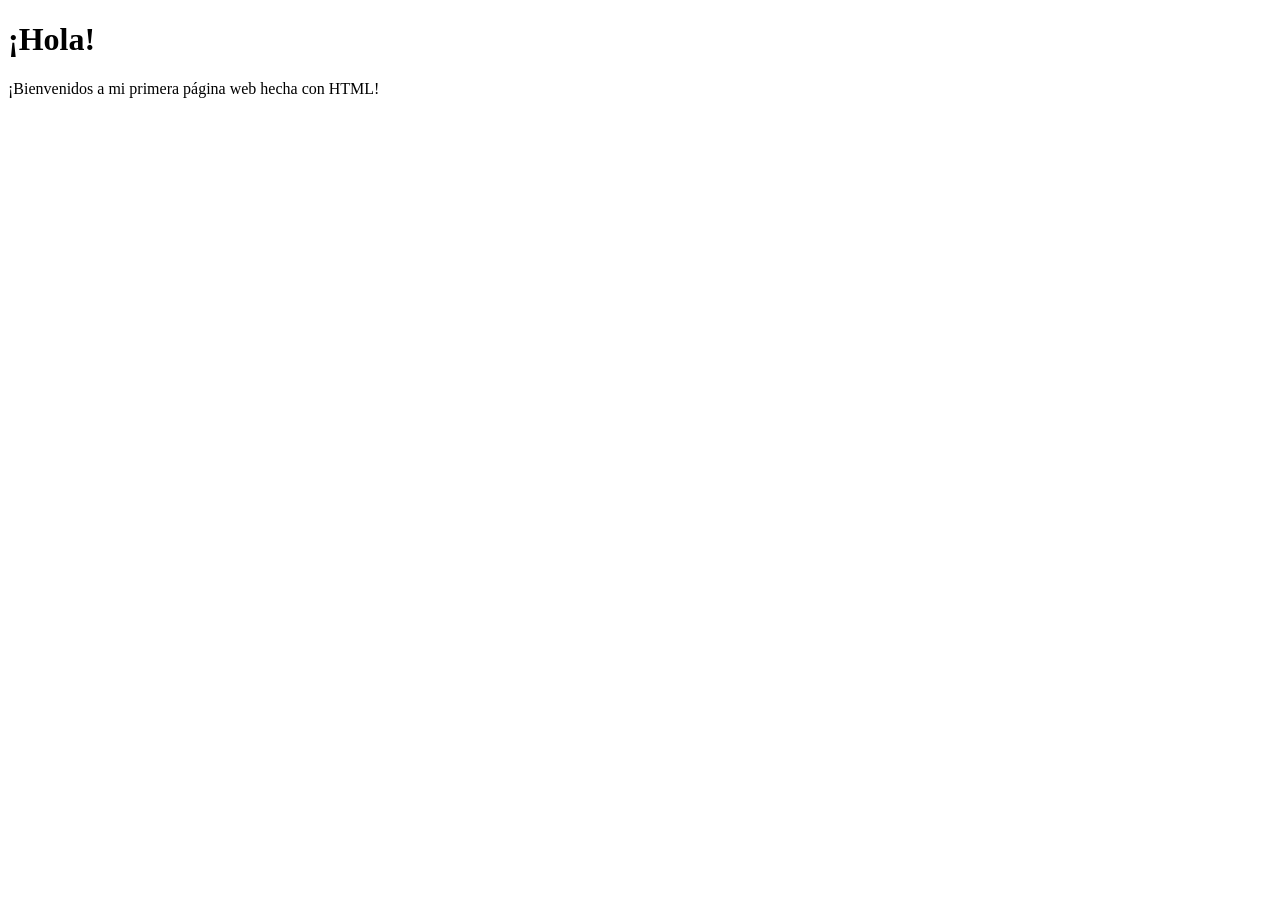
<file: completed-examples/lesson-1/index.html>
<!doctype html>
<!-- El atributo "lang" especifica el idioma de la página web -->
<html lang="es">
<!-- Metadata de la página -->
<head>
  <meta charset="UTF-8" />
  <meta name="viewport" content="width=device-width, initial-scale=1.0" />
  <title>Lección 1: Estructura HTML básica</title>
</head>
<!-- Contenido de la página -->
<body>
  <!-- Encabezado de la página -->
  <h1>¡Hola!</h1>
  <!-- Párrafo -->
  <p>¡Bienvenidos a mi primera página web hecha con HTML!</p>
</body>
</html>
</file>
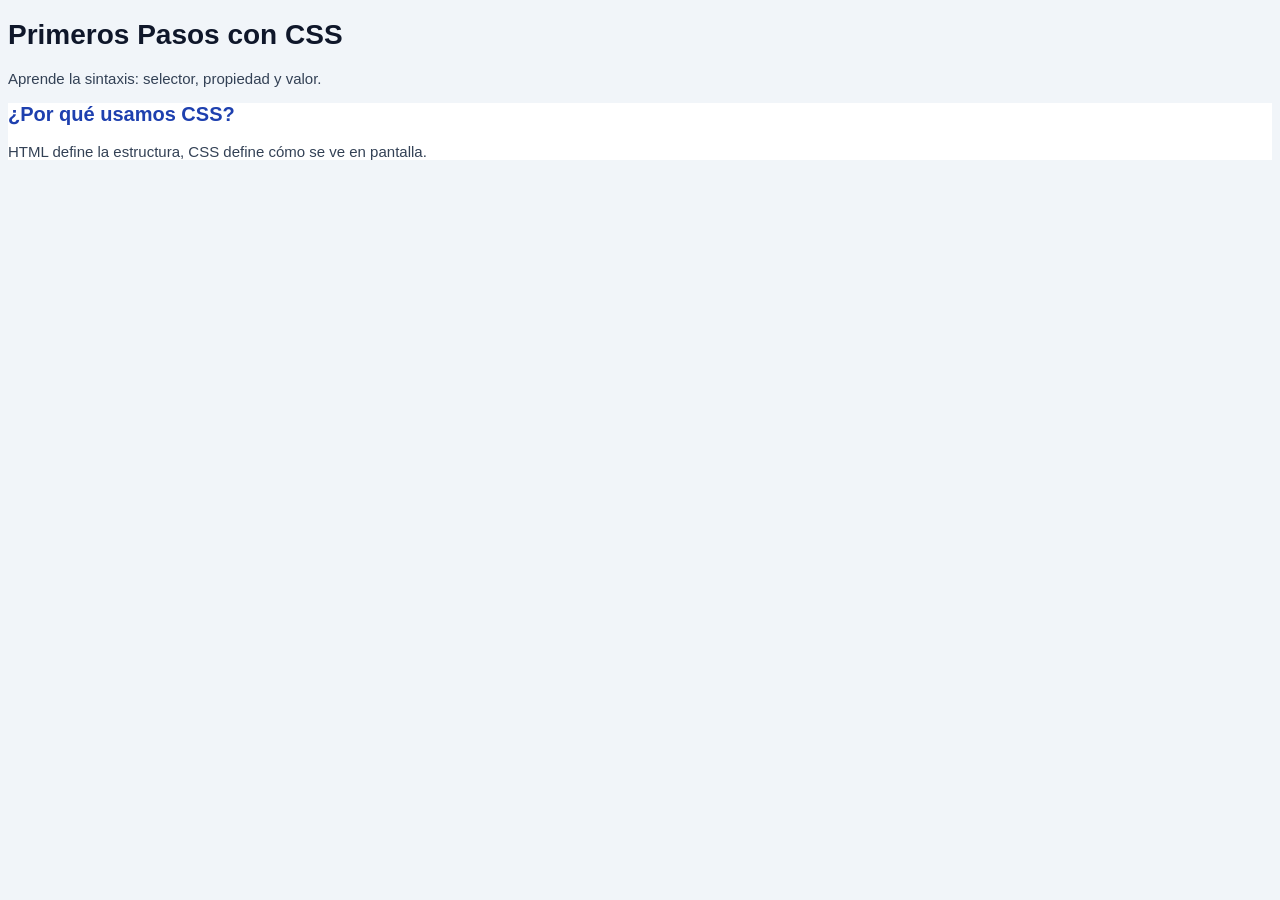
<file: completed-examples/lesson-3/index.html>
<!doctype html>
<html lang="es">
<head>
  <meta charset="UTF-8" />
  <meta name="viewport" content="width=device-width, initial-scale=1.0" />
  <title>Lección 3: Introducción a CSS</title>
  <link rel="stylesheet" href="style.css" />
</head>
<body>
  <h1>Primeros Pasos con CSS</h1>
  <p>Aprende la sintaxis: selector, propiedad y valor.</p>
  
  <div>
    <h2>¿Por qué usamos CSS?</h2>
    <p>HTML define la estructura, CSS define cómo se ve en pantalla.</p>
  </div>
  
</body>
</html>
</file>
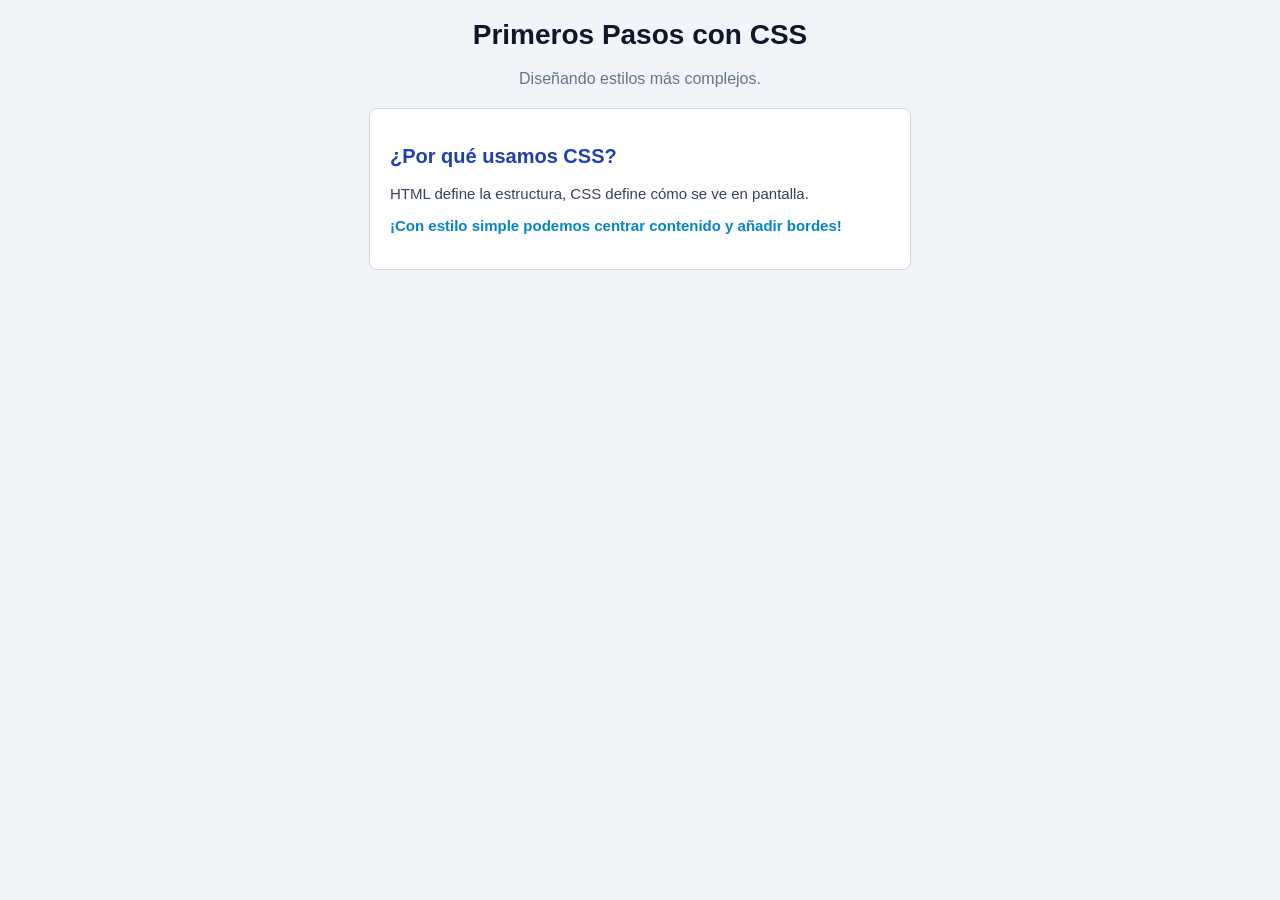
<file: completed-examples/lesson-4/index.html>
<!doctype html>
<html lang="es">
<head>
  <meta charset="UTF-8" />
  <meta name="viewport" content="width=device-width, initial-scale=1.0" />
  <title>Lección 4: Estilos con CSS</title>
  <link rel="stylesheet" href="style.css" />
</head>
<body>
  <h1>Primeros Pasos con CSS</h1>
  <p class="subtitulo">Diseñando estilos más complejos.</p>
  
  <div class="tarjeta">
    <h2>¿Por qué usamos CSS?</h2>
    <p>HTML define la estructura, CSS define cómo se ve en pantalla.</p>
    <p class="destacado">¡Con estilo simple podemos centrar contenido y añadir bordes!</p>
  </div>

</body>
</html>
</file>
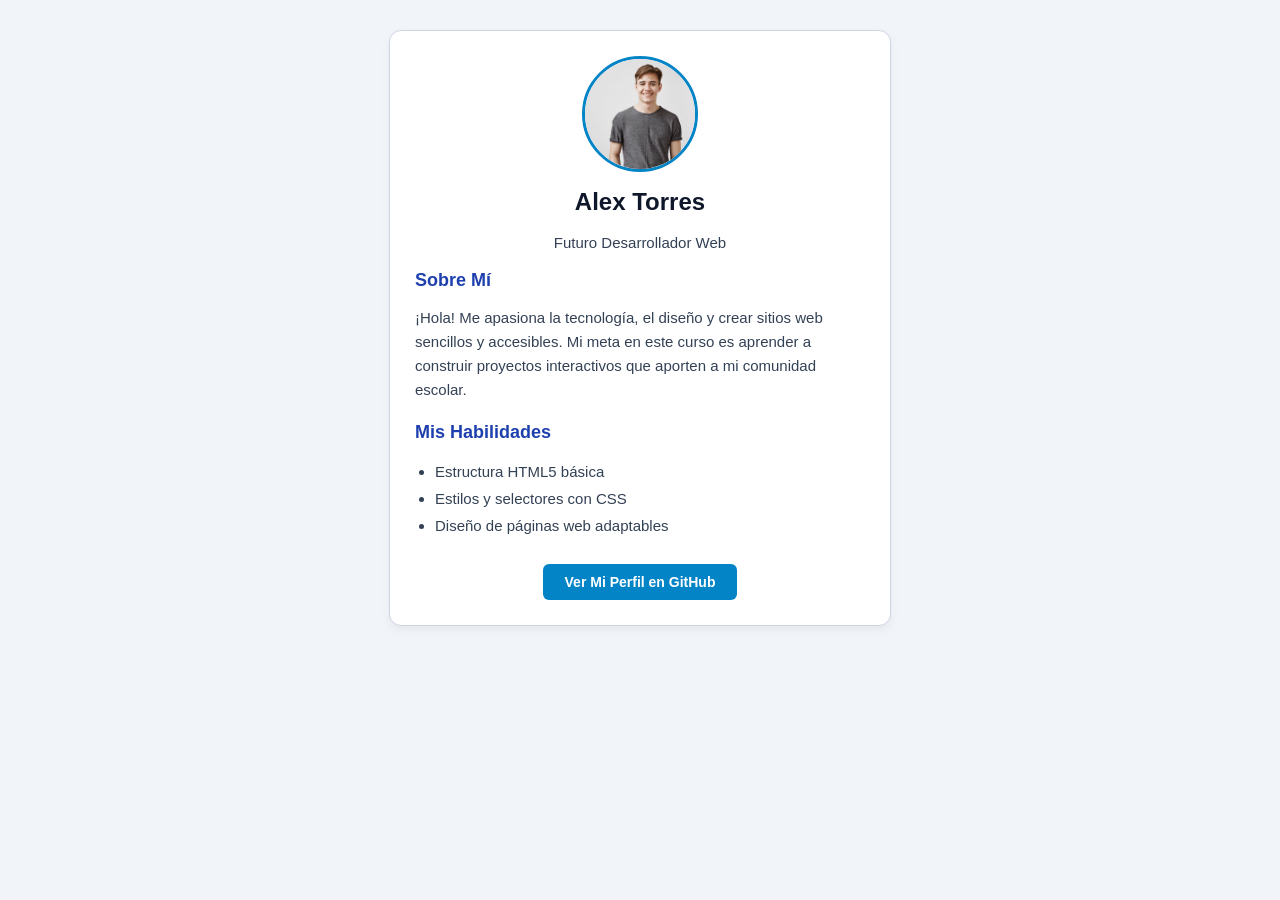
<file: completed-examples/lesson-5/index.html>
<!doctype html>
<html lang="es">
<head>
  <meta charset="UTF-8" />
  <meta name="viewport" content="width=device-width, initial-scale=1.0" />
  <title>Lección 5: Mi Perfil Personal</title>
  <link rel="stylesheet" href="style.css" />
</head>
<body>
  <div class="tarjeta-perfil">
    
    <img class="avatar" src="./alex.png" alt="Foto de perfil de Alex" />
    
    <h1 class="nombre">Alex Torres</h1>
    <p class="meta">Futuro Desarrollador Web</p>
    
    <div class="seccion-bio">
      <h2>Sobre Mí</h2>
      <p>¡Hola! Me apasiona la tecnología, el diseño y crear sitios web sencillos y accesibles. Mi meta en este curso es aprender a construir proyectos interactivos que aporten a mi comunidad escolar.</p>
    </div>
    
    <div class="seccion-habilidades">
      <h2>Mis Habilidades</h2>
      <ul class="lista-habilidades">
        <li>Estructura HTML5 básica</li>
        <li>Estilos y selectores con CSS</li>
        <li>Diseño de páginas web adaptables</li>
      </ul>
    </div>
    
    <div class="pie-tarjeta">
      <a class="boton-enlace" href="https://github.com" target="_blank" rel="noopener noreferrer">Ver Mi Perfil en GitHub</a>
    </div>
  
  </div>
</body>
</html>
</file>
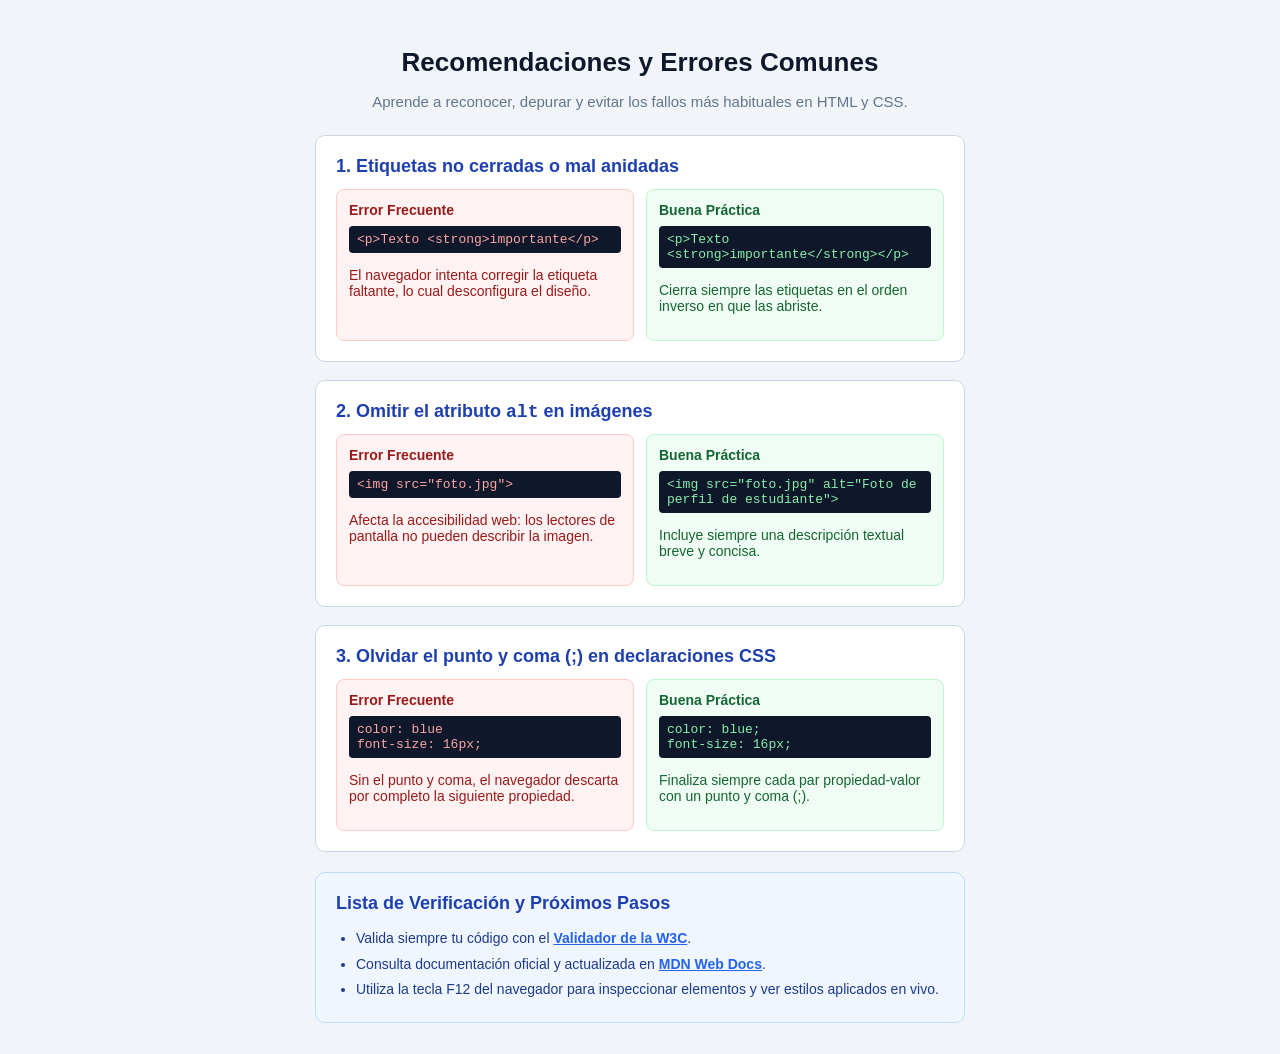
<file: completed-examples/lesson-6/index.html>
<!doctype html>
<html lang="es">
<head>
  <meta charset="UTF-8" />
  <meta name="viewport" content="width=device-width, initial-scale=1.0" />
  <title>Lección 6: Recomendaciones y Errores Comunes</title>
  <link rel="stylesheet" href="style.css" />
</head>
<body>
  <div class="contenedor-principal">
    <header>
      <h1>Recomendaciones y Errores Comunes</h1>
      <p class="subtitulo">Aprende a reconocer, depurar y evitar los fallos más habituales en HTML y CSS.</p>
    </header>
    
    <main>
      <!-- Error 1: Cierre de etiquetas -->
      <section class="tarjeta-guia">
        <h2>1. Etiquetas no cerradas o mal anidadas</h2>
        <div class="bloques-comparacion">
          <div class="caja fallo">
            <h3>Error Frecuente</h3>
            <code>&lt;p&gt;Texto &lt;strong&gt;importante&lt;/p&gt;</code>
            <p>El navegador intenta corregir la etiqueta faltante, lo cual desconfigura el diseño.</p>
          </div>
          <div class="caja exito">
            <h3>Buena Práctica</h3>
            <code>&lt;p&gt;Texto &lt;strong&gt;importante&lt;/strong&gt;&lt;/p&gt;</code>
            <p>Cierra siempre las etiquetas en el orden inverso en que las abriste.</p>
          </div>
        </div>
      </section>
      
      <!-- Error 2: Atributo alt en imágenes -->
      <section class="tarjeta-guia">
        <h2>2. Omitir el atributo <code>alt</code> en imágenes</h2>
        <div class="bloques-comparacion">
          <div class="caja fallo">
            <h3>Error Frecuente</h3>
            <code>&lt;img src="foto.jpg"&gt;</code>
            <p>Afecta la accesibilidad web: los lectores de pantalla no pueden describir la imagen.</p>
          </div>
          <div class="caja exito">
            <h3>Buena Práctica</h3>
            <code>&lt;img src="foto.jpg" alt="Foto de perfil de estudiante"&gt;</code>
            <p>Incluye siempre una descripción textual breve y concisa.</p>
          </div>
        </div>
      </section>
      
      <!-- Error 3: Punto y coma en CSS -->
      <section class="tarjeta-guia">
        <h2>3. Olvidar el punto y coma (;) en declaraciones CSS</h2>
        <div class="bloques-comparacion">
          <div class="caja fallo">
            <h3>Error Frecuente</h3>
            <code>color: blue<br>font-size: 16px;</code>
            <p>Sin el punto y coma, el navegador descarta por completo la siguiente propiedad.</p>
          </div>
          <div class="caja exito">
            <h3>Buena Práctica</h3>
            <code>color: blue;<br>font-size: 16px;</code>
            <p>Finaliza siempre cada par propiedad-valor con un punto y coma (;).</p>
          </div>
        </div>
      </section>
      
      <!-- Lista de verificación y recursos recomendados -->
      <section class="tarjeta-recursos">
        <h2>Lista de Verificación y Próximos Pasos</h2>
        <ul>
          <li>Valida siempre tu código con el <a href="https://validator.w3.org" target="_blank" rel="noopener noreferrer">Validador de la W3C</a>.</li>
          <li>Consulta documentación oficial y actualizada en <a href="https://developer.mozilla.org/es/" target="_blank" rel="noopener noreferrer">MDN Web Docs</a>.</li>
          <li>Utiliza la tecla F12 del navegador para inspeccionar elementos y ver estilos aplicados en vivo.</li>
        </ul>
      </section>
    </main>
  </div>
</body>
</html>
</file>
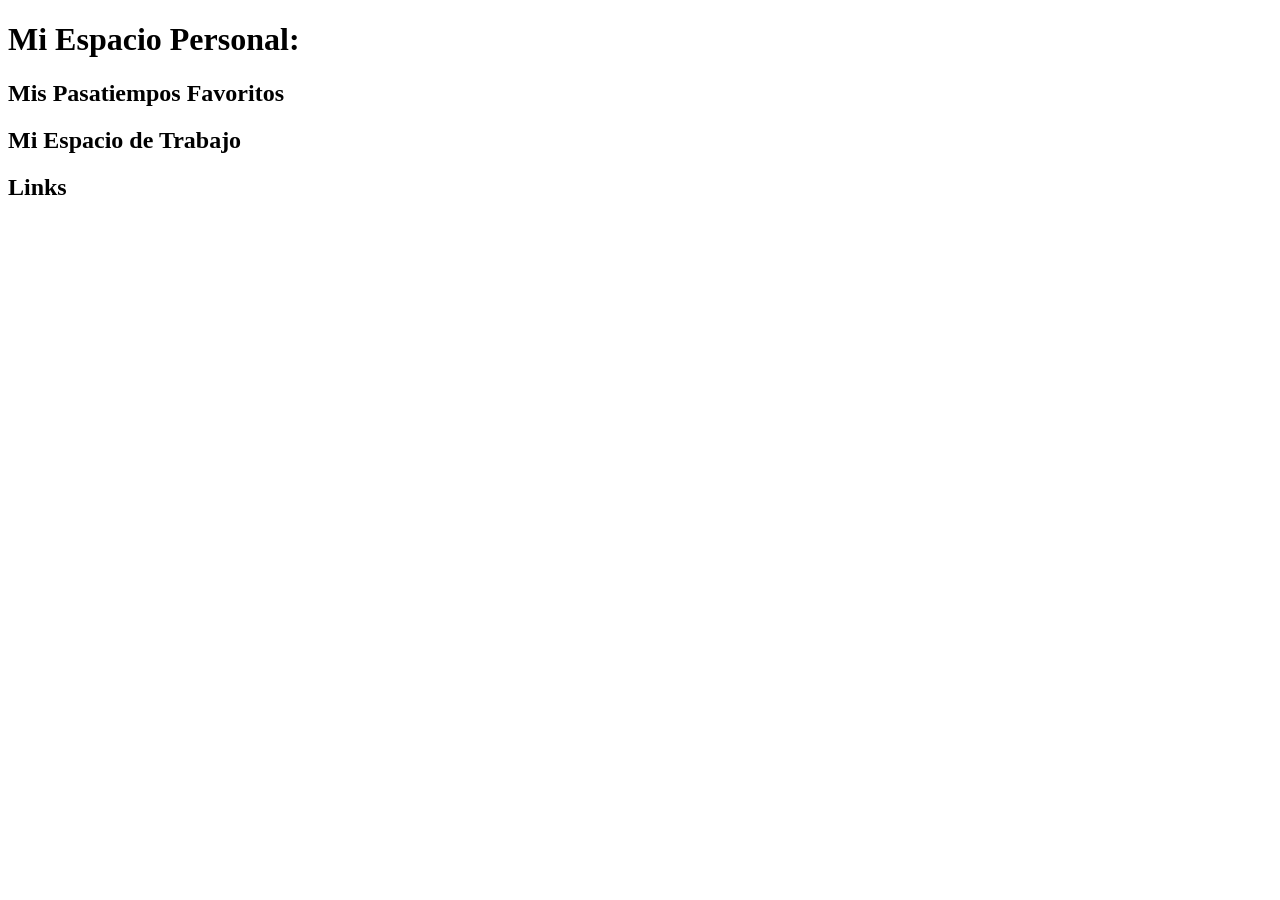
<file: starter-files/lesson-2/index.html>
<!doctype html>
<html lang="es">
<head>
  <meta charset="UTF-8" />
  <meta name="viewport" content="width=device-width, initial-scale=1.0" />
  <title>Lección 2: Elementos comunes de HTML</title>
</head>
<body>
  <h1>Mi Espacio Personal:</h1>
  
  <div class="seccion-pasatiempos">
    <h2>Mis Pasatiempos Favoritos</h2>
    
    <!-- TODO: Crea una lista no ordenada <ul> con 3 elementos <li> -->
    
  </div>
  
  <div class="seccion-multimedia">
    <h2>Mi Espacio de Trabajo</h2>
    
    <!-- TODO: Agrega una etiqueta <img> con atributos src y alt -->
  
  </div>
  
  <div class="seccion-enlaces">
    <h2>Links</h2>
    
    <!-- TODO: Agrega enlaces hacia tu sitios favoritos usando <ol> y <li> -->
    
  </div>

</body>
</html>
</file>
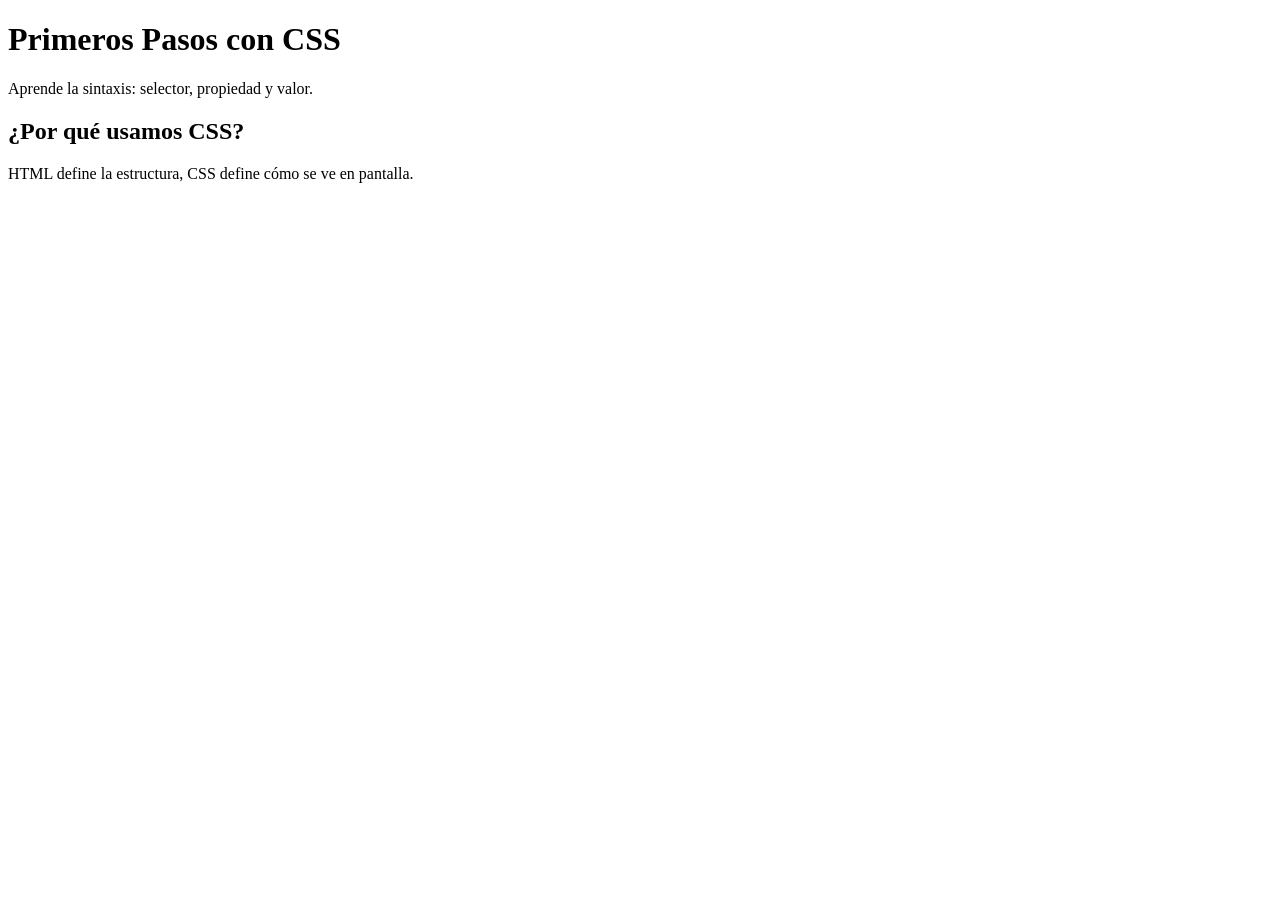
<file: starter-files/lesson-3/index.html>
<!doctype html>
<html lang="es">
<head>
  <meta charset="UTF-8" />
  <meta name="viewport" content="width=device-width, initial-scale=1.0" />
  <title>Lección 3: Introducción a CSS</title>
  
  <!-- Es necesario vincular la hoja de estilos que queremos usar -->
  <link rel="stylesheet" href="style.css" />
  
</head>
<body>
  <h1>Primeros Pasos con CSS</h1>
  <p>Aprende la sintaxis: selector, propiedad y valor.</p>
  
  <div>
    <h2>¿Por qué usamos CSS?</h2>
    <p>HTML define la estructura, CSS define cómo se ve en pantalla.</p>
  </div>

</body>
</html>
</file>
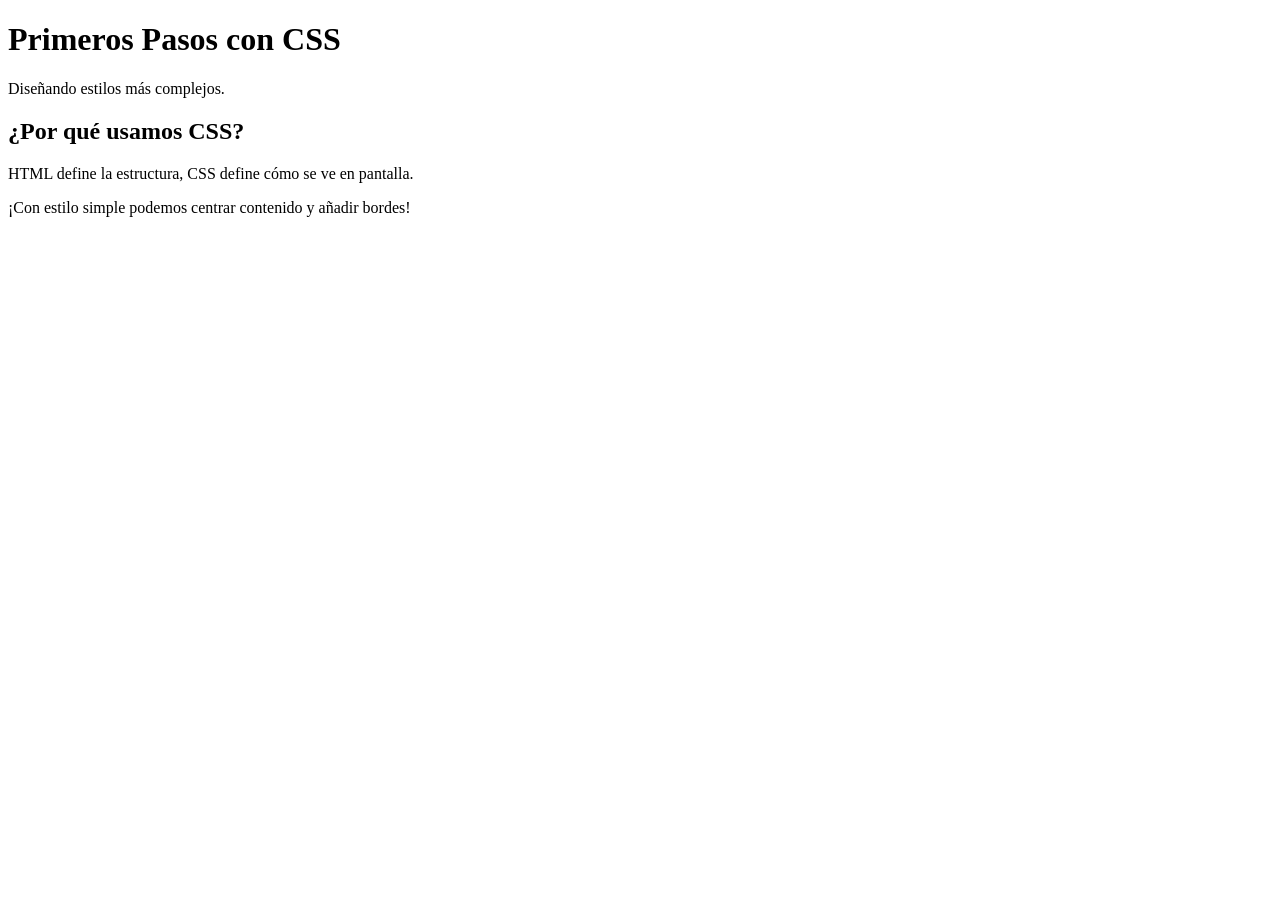
<file: starter-files/lesson-4/index.html>
<!doctype html>
<html lang="es">
<head>
  <meta charset="UTF-8" />
  <meta name="viewport" content="width=device-width, initial-scale=1.0" />
  <title>Lección 4: Estilos con CSS</title>
  <link rel="stylesheet" href="style.css" />
</head>
<body>
  <h1>Primeros Pasos con CSS</h1>
  <!-- Hemos añadido la clase 'subtitulo' para poder seleccionarlo en CSS -->
  <p class="subtitulo">Diseñando estilos más complejos.</p>
  
  <!-- Hemos añadido la clase 'tarjeta' a nuestro div contenedor -->
  <div class="tarjeta">
    <h2>¿Por qué usamos CSS?</h2>
    <p>HTML define la estructura, CSS define cómo se ve en pantalla.</p>
    <!-- Hemos añadido un nuevo párrafo con la clase 'destacado' -->
    <p class="destacado">¡Con estilo simple podemos centrar contenido y añadir bordes!</p>
  </div>

</body>
</html>
</file>
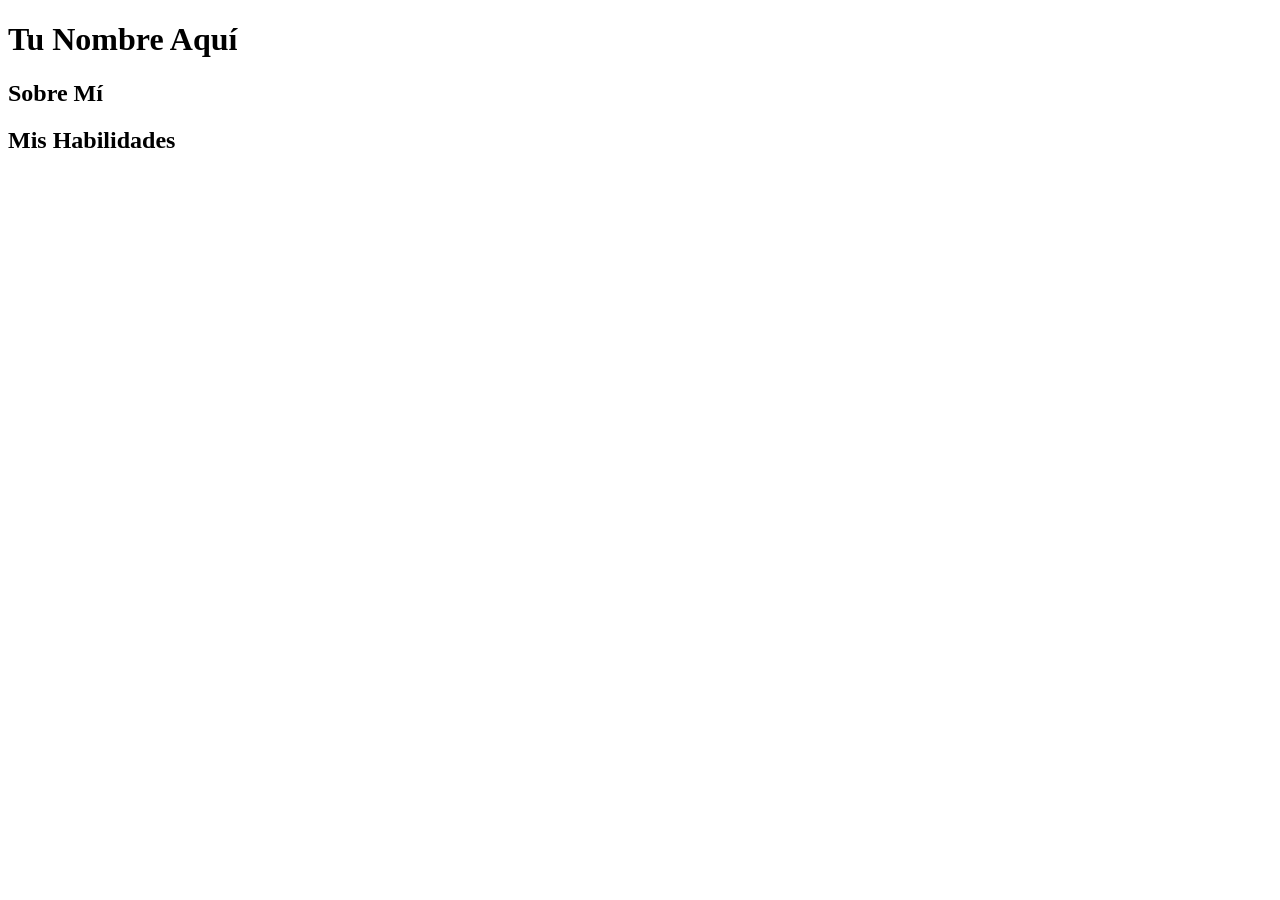
<file: starter-files/lesson-5/index.html>
<!doctype html>
<html lang="es">
<head>
  <meta charset="UTF-8" />
  <meta name="viewport" content="width=device-width, initial-scale=1.0" />
  <title>Lección 5: Mi Perfil Personal</title>
  <link rel="stylesheet" href="style.css" />
</head>
<body>
  <div class="tarjeta-perfil">
    
    <!-- TODO: Agrega tu foto de perfil con la etiqueta <img> con clase "avatar" y el atributo alt descriptivo -->
    
    <h1 class="nombre">Tu Nombre Aquí</h1>
    <!-- TODO: Escribe tu meta en un <p> con clase "meta"> -->
    
    <div class="seccion-bio">
      <h2>Sobre Mí</h2>
      <!-- TODO: Escribe una breve presentación sobre ti -->
    </div>
    
    <div class="seccion-habilidades">
      <h2>Mis Habilidades</h2>
      <!-- PASO 4: Agrega tus habilidades en una lista no ordenada con clase "lista-habilidades" -->
    </div>
    
    <div class="pie-tarjeta">
      <!-- TODO: Agrega un link a otra página tuya en un <a> con clase "boton-enlace" -->
    </div>
  
  </div>
</body>
</html>
</file>
<file: completed-examples/lesson-3/style.css>
body {
  font-family: 'Segoe UI', Tahoma, Geneva, Verdana, sans-serif;
  background-color: #f1f5f9;
  color: #334155;
}

h1 {
  color: #0f172a;
  font-size: 28px;
}

p {
  font-size: 15px;
}

div {
  background-color: #ffffff;
}

h2 {
  color: #1e40af;
  font-size: 20px;
}
</file>
<file: completed-examples/lesson-4/style.css>
body {
  font-family: 'Segoe UI', Tahoma, Geneva, Verdana, sans-serif;
  background-color: #f1f5f9;
  color: #334155;
}

h1 {
  color: #0f172a;
  font-size: 28px;
  text-align: center;
}

.subtitulo {
  color: #64748b;
  font-size: 16px;
  text-align: center;
}

.tarjeta {
  background-color: #ffffff;
  max-width: 500px;
  margin: 20px auto;
  border: 1px solid #cbd5e1;
  border-radius: 8px;
  padding: 20px;
}

h2 {
  color: #1e40af;
  font-size: 20px;
}

p {
  font-size: 15px;
}

.destacado {
  color: #0284c7;
  font-weight: bold;
}
</file>
<file: completed-examples/lesson-5/style.css>
/* Estilos globales de la página */
body {
  font-family: 'Segoe UI', Tahoma, Geneva, Verdana, sans-serif;
  background-color: #f1f5f9;
  color: #334155;
  margin: 0;
  padding: 30px 15px;
}

/* Tarjeta principal: aplica ancho máximo, centrado horizontal, borde, esquinas redondeadas y relleno */
.tarjeta-perfil {
  max-width: 450px;
  margin: 0 auto;
  background-color: #ffffff;
  padding: 25px;
  border: 1px solid #cbd5e1;
  border-radius: 12px;
  text-align: center;
  box-shadow: 0 4px 10px rgba(0, 0, 0, 0.05);
}

/* Foto de perfil: dimensiones fijas y esquinas circulares al 50% */
.avatar {
  width: 110px;
  height: 110px;
  border-radius: 50%;
  object-fit: cover;
  border: 3px solid #0284c7;
}

/* Títulos y textos del perfil */
.nombre {
  color: #0f172a;
  font-size: 24px;
  text-align: center;
  margin-top: 12px;
  margin-bottom: 4px;
}

.profesion {
  color: #0284c7;
  text-align: center;
  font-weight: bold;
  font-size: 14px;
  margin-bottom: 20px;
}

.seccion-bio,
.seccion-habilidades {
  text-align: left;
  margin-bottom: 20px;
}

h2 {
  color: #1e40af;
  font-size: 18px;
  margin-bottom: 8px;
}

p {
  font-size: 15px;
  line-height: 1.6;
}

.lista-habilidades {
  font-size: 15px;
  line-height: 1.8;
  padding-left: 20px;
}

.pie-tarjeta {
  margin-top: 25px;
}

/* Botón interactivo de enlace */
.boton-enlace {
  display: inline-block;
  background-color: #0284c7;
  color: #ffffff;
  padding: 10px 22px;
  border-radius: 6px;
  text-align: center;
  text-decoration: none;
  font-weight: bold;
  font-size: 14px;
  transition: background-color 0.2s ease;
}

.boton-enlace:hover {
  background-color: #0369a1;
}
</file>
<file: completed-examples/lesson-6/style.css>
body {
  font-family: 'Segoe UI', Tahoma, Geneva, Verdana, sans-serif;
  background-color: #f1f5f9;
  color: #334155;
  margin: 0;
  padding: 30px 15px;
}

.contenedor-principal {
  max-width: 650px;
  margin: 0 auto;
}

header {
  text-align: center;
  margin-bottom: 25px;
}

h1 {
  color: #0f172a;
  font-size: 26px;
  margin-bottom: 6px;
}

.subtitulo {
  color: #64748b;
  font-size: 15px;
}

.tarjeta-guia {
  background-color: #ffffff;
  border-radius: 10px;
  padding: 20px;
  margin-bottom: 18px;
  border: 1px solid #cbd5e1;
}

h2 {
  color: #1e40af;
  font-size: 18px;
  margin-top: 0;
  margin-bottom: 12px;
}

.bloques-comparacion {
  display: grid;
  grid-template-columns: 1fr 1fr;
  gap: 12px;
}

@media (max-width: 550px) {
  .bloques-comparacion {
    grid-template-columns: 1fr;
  }
}

.caja {
  padding: 12px;
  border-radius: 8px;
  font-size: 14px;
}

.caja h3 {
  margin-top: 0;
  margin-bottom: 8px;
  font-size: 14px;
}

.caja code {
  display: block;
  background-color: #0f172a;
  color: #f8fafc;
  padding: 6px 8px;
  border-radius: 4px;
  font-size: 13px;
  margin-bottom: 8px;
}

.fallo {
  background-color: #fef2f2;
  border: 1px solid #fecaca;
  color: #991b1b;
}

.fallo code {
  color: #fca5a5;
}

.exito {
  background-color: #f0fdf4;
  border: 1px solid #bbf7d0;
  color: #166534;
}

.exito code {
  color: #86efac;
}

.tarjeta-recursos {
  background-color: #eff6ff;
  border: 1px solid #bfdbfe;
  border-radius: 10px;
  padding: 20px;
  margin-top: 20px;
}

.tarjeta-recursos ul {
  padding-left: 20px;
  margin: 0;
}

.tarjeta-recursos li {
  font-size: 14px;
  color: #1e3a8a;
  line-height: 1.8;
}

.tarjeta-recursos a {
  color: #2563eb;
  font-weight: bold;
}

footer {
  text-align: center;
  font-size: 14px;
  color: #64748b;
  margin-top: 25px;
}
</file>
<file: starter-files/lesson-3/style.css>
/* Aplica tipo de fuente, color de fondo, y color de fuente */
body {
  /* font-family */
  /* background-color */
  /* color */
}

/* Aplica color de fuente y tamaño de fuente */
h1 {
  /* color */
  /* font-size */
}

/* Aplica tamaño de fuente */
p {
  /* font-size */
}

/* Aplica color de fondo */
div {
  /* background-color */
}

/* Aplica color de fuente y tamaño de fuente */
h2 {
  /* color */
  /* font-size */
}
</file>
<file: starter-files/lesson-4/style.css>
/* Aplica tipo de fuente, color de fondo, y color de fuente */
body {
  /* font-family */
  /* background-color */
  /* color */
}

/* Aplica color de fuente, tamaño de fuente y alineación centrada */
h1 {
  /* color */
  /* font-size */
  /* text-align */
}

/* Selector de clase: Aplica color de fuente, tamaño de fuente y alineación centrada */
.subtitulo {
  /* color */
  /* font-size */
  /* text-align */
}

/* Selector de clase: Aplica color de fondo, ancho máximo, centrado horizontal, borde, bordes redondeados y relleno interno */
.tarjeta {
  /* background-color */
  /* max-width */
  /* margin */
  /* border */
  /* border-radius */
  /* padding */
}

/* Aplica color de fuente y tamaño de fuente */
h2 {
  /* color */
  /* font-size */
}

/* Aplica tamaño de fuente */
p {
  /* font-size */
}

/* Selector de clase: Aplica color de fuente y grosor de fuente */
.destacado {
  /* color */
  /* font-weight */
}
</file>
<file: starter-files/lesson-5/style.css>
/* Estilos globales de la página */
body {
  /* font-family */
  /* background-color */
  /* color */
}

/* Tarjeta principal: aplica ancho máximo, centrado horizontal, borde, esquinas redondeadas y relleno */
.tarjeta-perfil {
  /* max-width */
  /* margin */
  /* background-color */
  /* padding */
  /* border */
  /* border-radius */
}

/* Foto de perfil: dimensiones fijas y esquinas circulares al 50% */
.avatar {
  /* width */
  /* height */
  /* border-radius: 50%; */
}

/* Títulos y textos del perfil */
.nombre {
  /* color */
  /* font-size */
  /* text-align */
}

.meta {
  /* color */
  /* text-align */
  /* font-weight */
}

/* Botón interactivo de enlace */
.boton-enlace {
  /* background-color */
  /* color */
  /* padding */
  /* border-radius */
  /* text-align */
}
</file>
